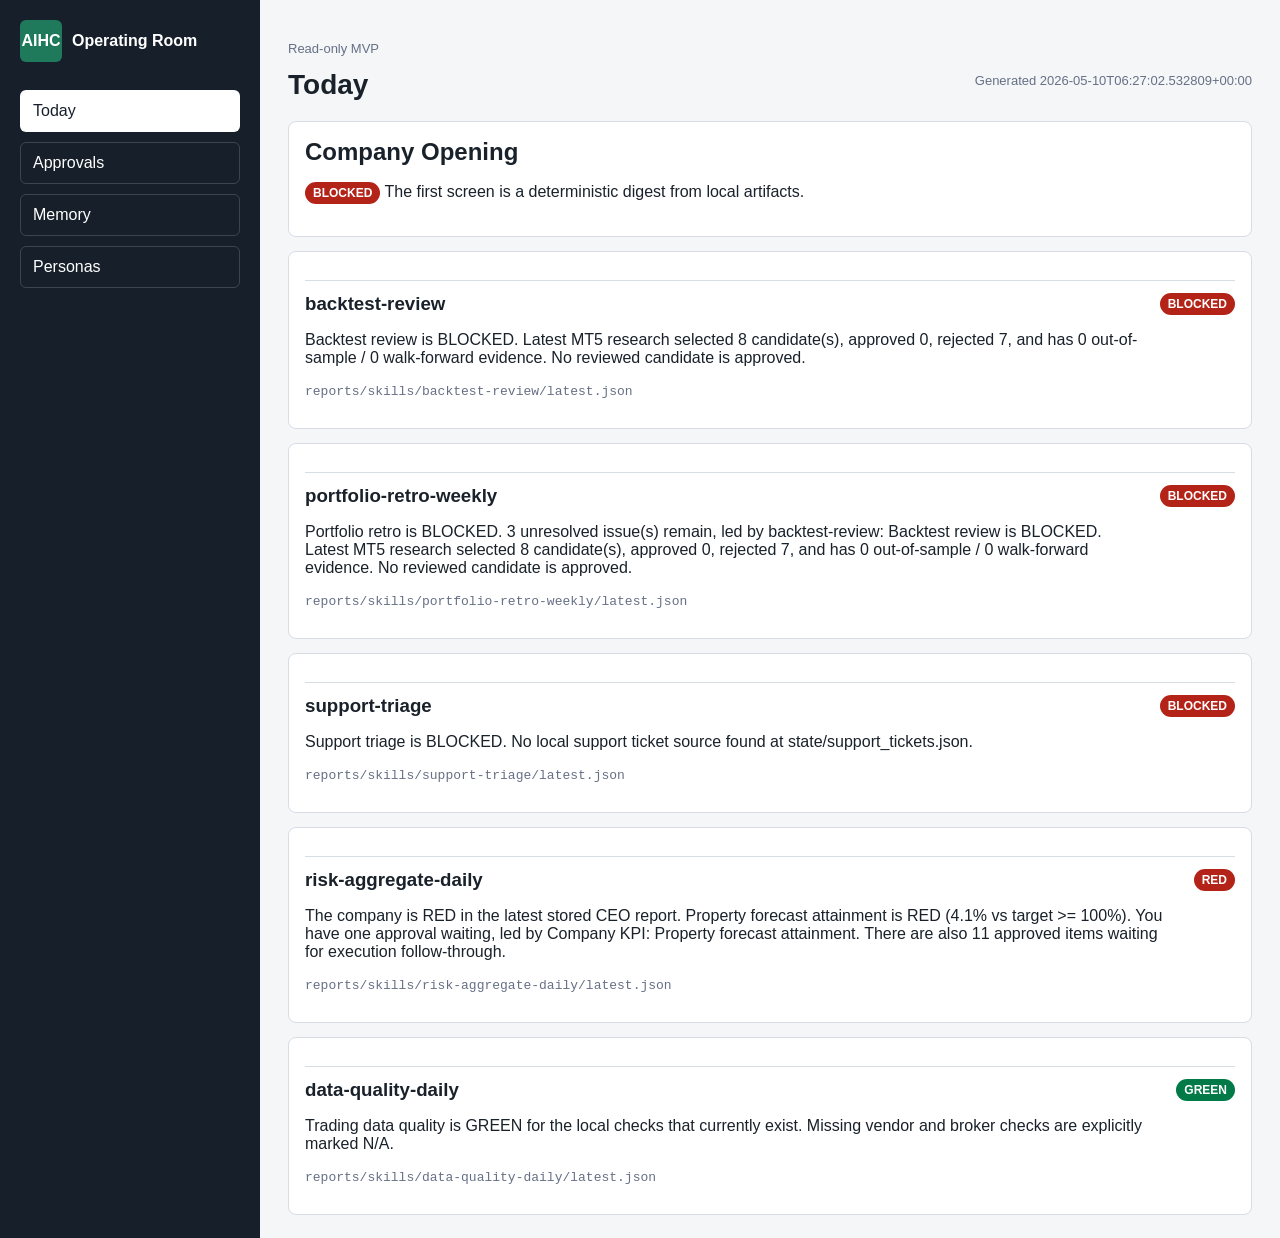
<file: operating-room/index.html>
<!doctype html>
<html lang="en">
<head>
  <meta charset="utf-8">
  <meta name="viewport" content="width=device-width, initial-scale=1">
  <title>AI Holding Company Operating Room</title>
  <link rel="stylesheet" href="styles.css">
</head>
<body>
  <main class="shell">
    <aside class="rail" aria-label="Operating room views">
      <div class="brand">
        <span class="brand__mark">AIHC</span>
        <span class="brand__text">Operating Room</span>
      </div>
      <button class="nav is-active" data-view="today" type="button">Today</button>
      <button class="nav" data-view="approvals" type="button">Approvals</button>
      <button class="nav" data-view="memory" type="button">Memory</button>
      <button class="nav" data-view="personas" type="button">Personas</button>
    </aside>

    <section class="workspace">
      <header class="topbar">
        <div>
          <p class="eyebrow">Read-only MVP</p>
          <h1 id="view-title">Today</h1>
        </div>
        <p id="generated-at" class="timestamp">Generate snapshot first</p>
      </header>
      <section id="view-root" class="view" aria-live="polite"></section>
    </section>
  </main>
  <script src="app.js"></script>
</body>
</html>
</file>
<file: operating-room/styles.css>
:root {
  color-scheme: light;
  --bg: #f4f6f8;
  --panel: #ffffff;
  --ink: #19212a;
  --muted: #667085;
  --line: #d7dde5;
  --accent: #1f7a5b;
  --risk: #b42318;
  --warn: #b54708;
  --ok: #027a48;
}

* {
  box-sizing: border-box;
}

body {
  margin: 0;
  background: var(--bg);
  color: var(--ink);
  font-family: Arial, Helvetica, sans-serif;
}

.shell {
  min-height: 100vh;
  display: grid;
  grid-template-columns: 260px 1fr;
}

.rail {
  background: #17202a;
  color: #fff;
  padding: 20px;
  display: flex;
  flex-direction: column;
  gap: 10px;
}

.brand {
  display: flex;
  align-items: center;
  gap: 10px;
  margin-bottom: 18px;
}

.brand__mark {
  display: grid;
  place-items: center;
  width: 42px;
  height: 42px;
  background: var(--accent);
  border-radius: 6px;
  font-weight: 700;
}

.brand__text {
  font-weight: 700;
}

.nav {
  border: 1px solid rgba(255, 255, 255, 0.16);
  background: transparent;
  color: #fff;
  border-radius: 6px;
  padding: 11px 12px;
  text-align: left;
  font: inherit;
  cursor: pointer;
}

.nav.is-active {
  background: #fff;
  color: #17202a;
}

.workspace {
  padding: 28px;
}

.topbar {
  display: flex;
  align-items: flex-end;
  justify-content: space-between;
  gap: 20px;
  margin-bottom: 20px;
}

.eyebrow,
.timestamp,
.muted {
  color: var(--muted);
  font-size: 13px;
}

h1 {
  margin: 4px 0 0;
  font-size: 28px;
}

.view {
  display: grid;
  gap: 14px;
}

.card {
  background: var(--panel);
  border: 1px solid var(--line);
  border-radius: 8px;
  padding: 16px;
}

.card h2,
.card h3 {
  margin: 0 0 8px;
}

.row {
  display: flex;
  align-items: flex-start;
  justify-content: space-between;
  gap: 14px;
  border-top: 1px solid var(--line);
  padding-top: 12px;
  margin-top: 12px;
}

.persona-layout {
  display: grid;
  grid-template-columns: minmax(220px, 280px) minmax(0, 1fr);
  gap: 14px;
}

.persona-list {
  display: grid;
  align-content: start;
  gap: 8px;
}

.persona-button {
  display: flex;
  align-items: center;
  justify-content: space-between;
  gap: 10px;
  width: 100%;
  border: 1px solid var(--line);
  background: var(--panel);
  color: var(--ink);
  border-radius: 8px;
  padding: 12px;
  text-align: left;
  font: inherit;
  cursor: pointer;
}

.persona-button.is-active {
  border-color: var(--accent);
  box-shadow: inset 3px 0 0 var(--accent);
}

.chat-panel {
  display: grid;
  gap: 14px;
  min-height: 560px;
}

.chat-header {
  display: flex;
  align-items: flex-start;
  justify-content: space-between;
  gap: 16px;
  border-bottom: 1px solid var(--line);
  padding-bottom: 12px;
}

.chat-actions {
  display: flex;
  align-items: center;
  gap: 8px;
}

.truth-badge {
  border: 1px solid var(--line);
  border-radius: 999px;
  color: var(--accent);
  font-size: 12px;
  font-weight: 700;
  padding: 5px 9px;
  white-space: nowrap;
}

.secondary-button {
  border: 1px solid var(--line);
  border-radius: 8px;
  background: #fff;
  color: var(--ink);
  cursor: pointer;
  font: inherit;
  font-size: 13px;
  padding: 7px 10px;
}

.transcript {
  display: flex;
  flex-direction: column;
  gap: 10px;
  min-height: 300px;
}

.message {
  max-width: 78%;
  border: 1px solid var(--line);
  border-radius: 8px;
  padding: 10px 12px;
}

.message p {
  margin: 0;
}

.evidence-details {
  margin-top: 10px;
  color: var(--muted);
  font-size: 13px;
}

.evidence-details summary {
  cursor: pointer;
  font-weight: 700;
}

.evidence-list {
  display: grid;
  gap: 8px;
  margin-top: 10px;
}

.evidence-item {
  display: grid;
  gap: 4px;
  border-left: 3px solid var(--line);
  padding-left: 9px;
  font-size: 13px;
}

.evidence-item strong {
  color: var(--ink);
}

.evidence-item span {
  color: var(--muted);
}

.source-details {
  margin-top: 10px;
  color: var(--muted);
  font-size: 13px;
}

.source-details summary {
  cursor: pointer;
  font-weight: 700;
}

.source-details p {
  margin-top: 6px;
  overflow-wrap: anywhere;
}

.shadow-status,
.shadow-answer {
  margin-top: 10px;
  color: var(--muted);
  font-size: 13px;
}

.shadow-answer {
  border-left: 3px solid var(--accent);
  padding-left: 9px;
}

.message.persona {
  background: #f8fafc;
}

.message.owner {
  align-self: flex-end;
  background: #eaf6f1;
  border-color: #b8dfd0;
}

.chat-form {
  display: grid;
  gap: 10px;
  margin-top: auto;
}

.chat-form textarea {
  width: 100%;
  resize: vertical;
  border: 1px solid var(--line);
  border-radius: 8px;
  padding: 12px;
  font: inherit;
}

.chat-form button {
  justify-self: end;
  border: 0;
  border-radius: 8px;
  background: var(--accent);
  color: #fff;
  font: inherit;
  font-weight: 700;
  padding: 10px 18px;
  cursor: pointer;
}

.pill {
  display: inline-block;
  border-radius: 999px;
  padding: 4px 8px;
  font-size: 12px;
  font-weight: 700;
  color: #fff;
  background: var(--muted);
}

.pill.GREEN {
  background: var(--ok);
}

.pill.RED,
.pill.BLOCKED {
  background: var(--risk);
}

.pill.AMBER,
.pill.YELLOW {
  background: var(--warn);
}

code {
  overflow-wrap: anywhere;
}

@media (max-width: 760px) {
  .shell {
    grid-template-columns: 1fr;
  }

  .rail {
    min-height: auto;
  }

  .topbar {
    align-items: flex-start;
    flex-direction: column;
  }

  .persona-layout {
    grid-template-columns: 1fr;
  }

  .message {
    max-width: 100%;
  }
}
</file>
